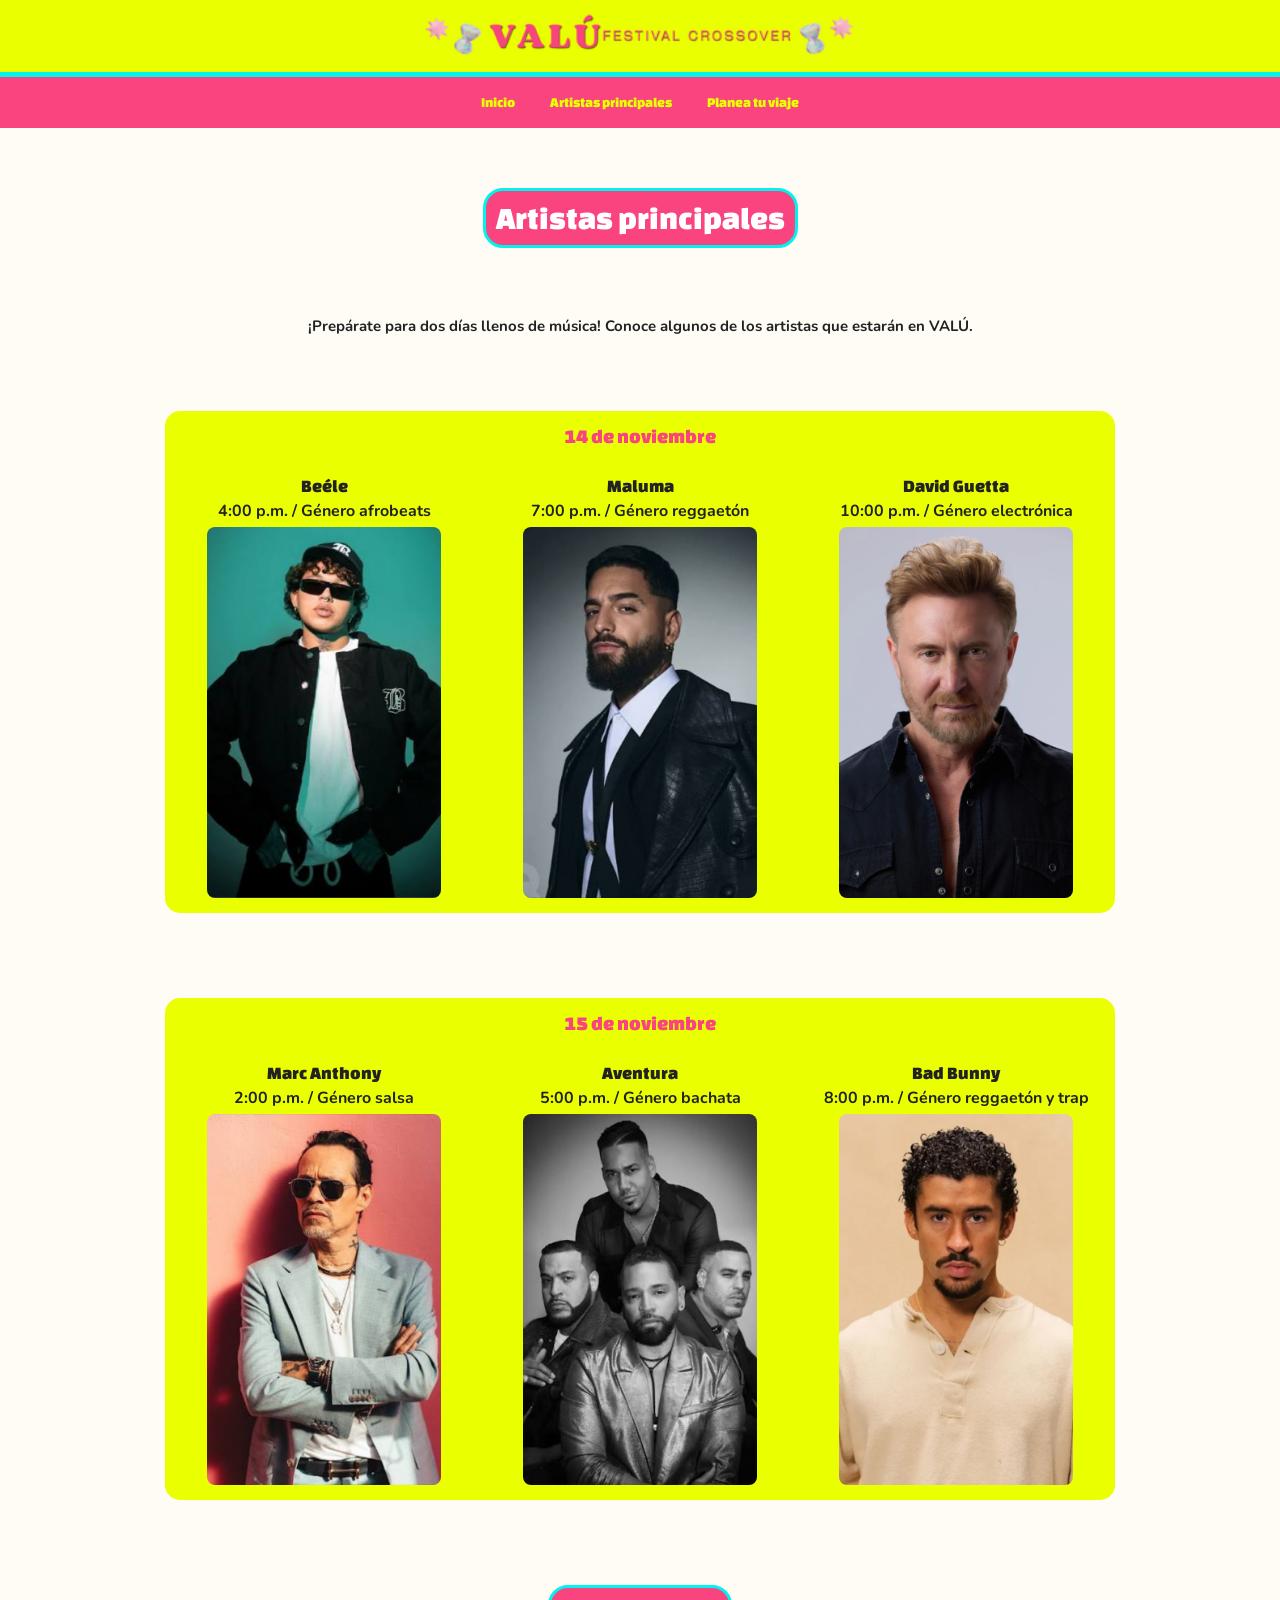
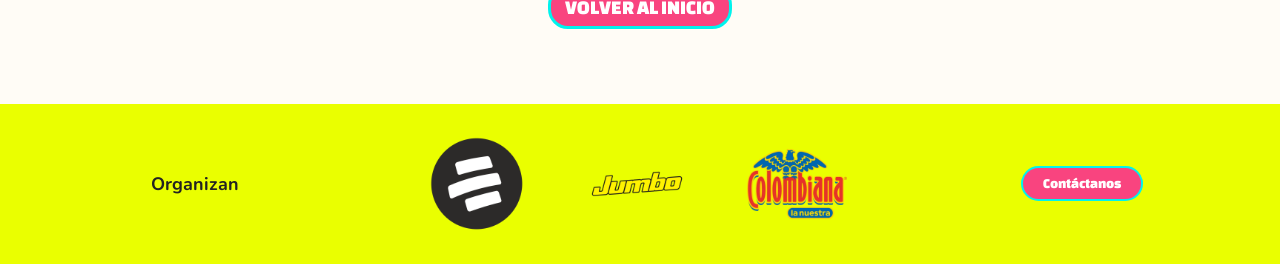
<file: artistas.html>
<!DOCTYPE html>
<html lang="es">
<head>
  <meta charset="UTF-8">
  <meta name="viewport" content="width=device-width, initial-scale=1.0">
  <title>Artistas principales | VALÚ</title>
  <link rel="stylesheet" href="estilos.css">
</head>
<body>
  <header class="header">
  <img class="imgheader" src="imagenes/header.png" alt="VALÚ">

  <input type="checkbox" id="menu" class="checkmenu">

  <label for="menu" class="hamburguesa">
    <span></span>
    <span></span>
    <span></span>
  </label>

  <nav class="menu">
    <ul>
    <li><a href="index.html">Inicio</a></li>
    <li><a href="artistas.html">Artistas principales</a></li>
    <li><a href="viaje.html">Planea tu viaje</a></li>
  </ul>
  </nav>
</header>

  <main class="paginainterna">
    <h1 class="titulopagina">Artistas principales</h1>
    <p class="textopagina">¡Prepárate para dos días llenos de música! Conoce algunos de los artistas que estarán en VALÚ.</p>

    <section class="diaartistas">
      <h2>14 de noviembre</h2>
      <div class="listaartistas">
        <article class="artista">
          <img src="imagenes/beele.png" alt="Imagen del artista 1">
          <h3>Beéle</h3>
          <p>4:00 p.m. / Género afrobeats</p>
        </article>
        <article class="artista">
          <img src="imagenes/maluma.png" alt="Imagen del artista 2">
          <h3>Maluma</h3>
          <p>7:00 p.m. / Género reggaetón</p>
        </article>
        <article class="artista">
          <img src="imagenes/david.png" alt="Imagen del artista 3">
          <h3>David Guetta</h3>
          <p>10:00 p.m. / Género electrónica</p>
        </article>
      </div>
    </section>

    <section class="diaartistas">
      <h2>15 de noviembre</h2>
      <div class="listaartistas">
        <article class="artista">
          <img src="imagenes/marc.png" alt="Imagen del artista 4">
          <h3>Marc Anthony</h3>
          <p>2:00 p.m. / Género salsa</p>
        </article>
        <article class="artista">
          <img src="imagenes/aventura.png" alt="Imagen del artista 5">
          <h3>Aventura</h3>
          <p>5:00 p.m. / Género bachata</p>
        </article>
        <article class="artista">
          <img src="imagenes/bad.png" alt="Imagen del artista 6">
          <h3>Bad Bunny</h3>
          <p>8:00 p.m. / Género reggaetón y trap</p>
        </article>
      </div>
    </section>

    <a href="index.html" class="botonvolver">VOLVER AL INICIO</a>
  </main>

  <footer class="footer">
    <p class="organizan">Organizan</p>
    <div class="logos">
      <div class="bancolombia">
        <img src="imagenes/bancolombia.png" alt="logo Bancolombia">
      </div>
      <div class="jumbo">
        <img src="imagenes/jumbo.png" alt="logo Jumbo">
      </div>
      <div class="colombiana">
        <img src="imagenes/colombiana.png" alt="logo Colombiana">
      </div>
    </div>
    <a class="mail" href="mailto:valufestivalinternacional@gmail.com">Contáctanos</a>
  </footer>
</body>
</html>
</file>
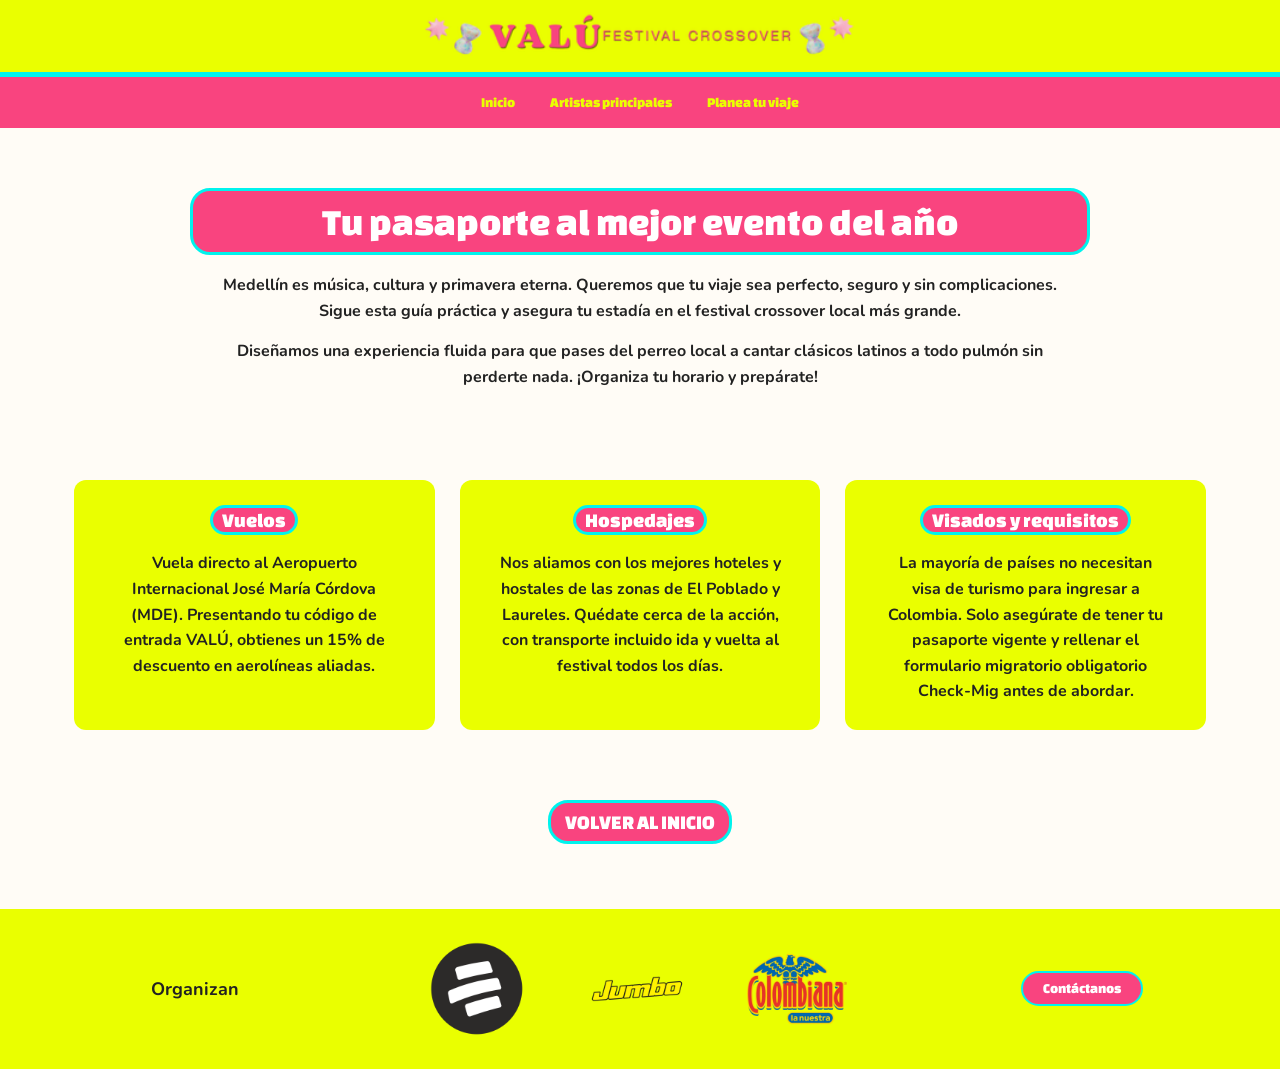
<file: viaje.html>
<!DOCTYPE html>
<html lang="es">
<head>
  <meta charset="UTF-8">
  <meta name="viewport" content="width=device-width, initial-scale=1.0">
  <title>Planea tu viaje | VALÚ</title>
  <link rel="stylesheet" href="estilos.css">
</head>
<body>
  <header class="header">
  <img class="imgheader" src="imagenes/header.png" alt="VALÚ">

  <input type="checkbox" id="menu" class="checkmenu">

  <label for="menu" class="hamburguesa">
    <span></span>
    <span></span>
    <span></span>
  </label>

  <nav class="menu">
    <ul>
    <li><a href="index.html">Inicio</a></li>
    <li><a href="artistas.html">Artistas principales</a></li>
    <li><a href="viaje.html">Planea tu viaje</a></li>
  </ul>
  </nav>
</header>

 <main class="paginaviaje">

        <section class="introviaje">
            <h1 class="titulopagina">Tu pasaporte al mejor evento del año</h1>

            <p>
                Medellín es música, cultura y primavera eterna. Queremos
                que tu viaje sea perfecto, seguro y sin complicaciones.
                Sigue esta guía práctica y asegura tu estadía en el
                festival crossover local más grande.
            </p>

            <p>
                Diseñamos una experiencia fluida para que pases del perreo
                local a cantar clásicos latinos a todo pulmón sin perderte
                nada. ¡Organiza tu horario y prepárate!
            </p>
        </section>

        <section class="bloquesviaje">

            <article class="bloqueinformativo">
                <h2>Vuelos</h2>

                <p>
                    Vuela directo al Aeropuerto Internacional José María
                    Córdova (MDE). Presentando tu código de entrada VALÚ,
                    obtienes un <strong>15% de descuento</strong> en
                    aerolíneas aliadas.
                </p>
            </article>

            <article class="bloqueinformativo">
                <h2>Hospedajes</h2>

                <p>
                    Nos aliamos con los mejores hoteles y hostales de las
                    zonas de El Poblado y Laureles. Quédate cerca de la
                    acción, con transporte incluido ida y vuelta al
                    festival todos los días.
                </p>
            </article>

            <article class="bloqueinformativo">
                <h2>Visados y requisitos</h2>

                <p>
                    La mayoría de países no necesitan visa de turismo para
                    ingresar a Colombia. Solo asegúrate de tener tu
                    pasaporte vigente y rellenar el formulario migratorio
                    obligatorio Check-Mig antes de abordar.
                </p>
            </article>
        </section>
    <a href="index.html" class="botonvolver">VOLVER AL INICIO</a>
  </main>

  <footer class="footer">
    <p class="organizan">Organizan</p>
    <div class="logos">
      <div class="bancolombia">
        <img src="imagenes/bancolombia.png" alt="logo Bancolombia">
      </div>
      <div class="jumbo">
        <img src="imagenes/jumbo.png" alt="logo Jumbo">
      </div>
      <div class="colombiana">
        <img src="imagenes/colombiana.png" alt="logo Colombiana">
      </div>
    </div>
    <a class="mail" href="mailto:valufestivalinternacional@gmail.com">Contáctanos</a>
  </footer>
</body>
</html>
</file>
<file: estilos.css>
* {
  box-sizing: border-box;
}

.clr{
  clear: both;
}

@font-face {
  font-family: 'titulos';
  src: url(fuentes/ChangaOne-Regular.ttf) format('truetype');
  font-weight: bold;
  font-style: normal;
}

@font-face {
  font-family: 'textos';
  src: url(fuentes/Nunito-VariableFont_wght.ttf) format('truetype');
  font-weight: bold;
  font-style: normal;
}

p, .lugar{
  font-family: 'textos', sans-serif;
  font-size: 15px;
  text-align: center;
  padding: 0 14px;
}

h1,
h2,
h3,
h4,
h5,
h6, .botonviaje , .botonartistasprincipales, .botonvolver, .mail{
  font-family: 'titulos', sans-serif;
}

.menu{
  font-family: 'titulos', sans-serif;
  font-size: 20px;
}

body {
  margin: 0;
  background-color: #fffcf6;
  color: #222;
  font-size: 20px;
}

.header {
  background-color: #eaff00;
  display: flex;
  align-items: center;
  justify-content: space-between;
  padding: 8px 16px;
  position: relative;
  box-sizing: border-box;
}

.imgheader {
  max-width: 75%;
  width: auto;
  height: auto;
  max-height: 42px;
  object-fit: contain;
}

.hamburguesa {
  width: 32px;
  height: 30px;
  display: flex;
  flex-direction: column;
  justify-content: center;
  align-items: center;
  gap: 4px;
  cursor: pointer;
  flex-shrink: 0;
}

.hamburguesa span {
  width: 16px;
  height: 2px;
  background-color: #222;
}

.checkmenu {
  display: none;
}

.menu {
  display: none;
  position: absolute;
  top: 100%;
  left: 0;
  width: 100%;
  background-color: #f9447f;
  border-top: 5px solid #00f3ed;
  z-index: 9999;
  box-sizing: border-box;
}

.menu ul {
  list-style: none;
  padding: 10px 0;
  margin: 0;
  display: flex;
  flex-direction: column;
  align-items: center;
  gap: 5px;
}

.menu li {
  width: 100%;
  text-align: center;
}

.menu a {
  display: block;
  padding: 12px 10px;
  color: #eaff00;
  text-decoration: none;
  font-size: 15px;
  font-weight: bold;
  transition: 0.3s;
}

.menu a:hover {
  background-color: #eaff00;
  color: #f9447f;
}

.checkmenu:checked~.menu {
  display: block;
}

.banner {
  display: block;
  width: 100%;
  height: auto;
}

section {
  margin: 10px;
}

.seccion1 {
  background-color: #eaff00;
  border-radius: 15px;
  padding: 14px 10px 10px;
  text-align: center;
  position: relative;
  margin-top: 35px;
}

.seccion2 {
  background-color: #eaff00;
  border-radius: 15px;
  padding: 14px 10px 10px;
  text-align: center;
  position: relative;
  margin-top: 35px;
}

h2 {
  display: table;
  margin: -22px auto 7px;
  padding: 2px 9px;
  background-color: #f9447f;
  color: white;
  border: 3px solid #00f3ed;
  border-radius: 40px;
  font-size: 20px;
  line-height: 1;
  text-align: center;
}

.seccion1 .lugar {
  font-size: 11px;
}

.botonartistasprincipales,
.botonviaje {
  display: table;
  margin: 12px auto 0;
  padding: 8px 12px;
  background-color: #f9447f;
  color: white;
  border: 2px solid #00f3ed;
  border-radius: 20px;
  text-decoration: none;
  font-weight: bold;
}

.seccion2 {
  margin-top: 20px;
}



.seccionvideo {
  display: flex;
  justify-content: center;
  margin-top: 28px;
  margin-bottom: 20px;
}

.videomarco {
  width: 42%;
  max-width: 360px;
  overflow: hidden;
  aspect-ratio: 16 / 9;
  border: 4px solid transparent;
  background-image: linear-gradient(#222, #222), linear-gradient(45deg, #eaff00 0%, #eaff00 33%, #f9447f 33%, #f9447f 66%, #00f3ed 66%, #00f3ed 100%);
  background-origin: border-box;
  background-clip: padding-box, border-box;
}

.videomarco iframe {
  width: 100%;
  height: 100%;
  display: block;
  border: 0;
}

.seccion3 {
  background-color: #eaff00;
  border-radius: 15px;
  padding: 10px 20px;
  margin-top: 22px;
  text-align: center;
}

.seccion4 {
  text-align: center;
  margin-top: 25px;
}

.galeria {
  display: inline-block; 
  text-align: center;
  padding: 8px 20px; 
  display: flex;
  flex-direction: column;
  justify-content: center;
  gap: 15px;
}

.galeria img {
  width: 100%;
  height: auto;
  object-fit: contain;
  border-radius: 10px;
}

.galeria img:hover {
  transform: scale(1.03);
  opacity: 0.9;
}

.footer {
  background: #eaff00;
  display: flex !important;
  flex-direction: column !important;
  align-items: center !important;
  width: 100% !important;
  padding: 20px !important;
  box-sizing: border-box;
}

.footer .organizan {
  margin: 0 0 15px 0 !important;
  font-size: 14px;
  font-weight: bold;
  text-align: center;
  width: 100%;
}

.footer .logos {
  display: flex !important;
  flex-direction: row !important;
  justify-content: center !important;
  align-items: center !important;
  gap: 40px;
  width: 100% !important;
  margin-bottom: 20px !important;
}


.bancolombia,
.jumbo,
.colombiana {
  display: flex !important;
  justify-content: center !important;
  align-items: center !important;
}

.footer .logos img {
  width: auto !important;
  height: 45px !important;
  max-width: 100px !important;
  object-fit: contain !important;
}

.footer .mail {
  display: inline-block !important;
  width: auto !important;
  max-width: fit-content !important;
  margin: 15px auto 0 !important;
  padding: 8px 20px !important;
  background-color: #f9447f;
  color: white;
  border: 2px solid #00f3ed;
  border-radius: 20px !important;
  text-decoration: none !important;
  font-weight: bold !important;
  font-size: 14px !important;
  text-align: center !important;
  opacity: 1 !important;
}








/* Tablet y computador */
@media (min-width: 768px) {

  .header {
    width: 100%;
    min-height: auto;
    height: auto;
    display: flex;
    flex-direction: column;
    justify-content: center;
    align-items: center;
    padding: 12px 0 0;
    overflow: visible;
  }

  .imgheader {
    display: block;
    width: auto;
    max-width: 500px;
    height: 48px;
    max-height: none;
    margin: 0 auto 12px;
    object-fit: contain;
    transform: none;
  }

  .hamburguesa {
    display: none;
  }

  .menu {
    display: flex;
    justify-content: center;
    width: 100%;
    position: static;
    top: auto;
    left: auto;
    border-top: 5px solid #00f3ed;
  }

  .menu ul {
    display: flex;
    flex-direction: row;
    justify-content: center;
    align-items: center;
    flex-wrap: nowrap;
    gap: 5px;
    width: 100%;
    padding: 0;
  }

  .menu li {
    width: auto;
  }

  .menu a {
    padding: 18px 15px;
    white-space: nowrap;
    font-size: 14px;
  }

  .menu a:hover {
    border-radius: 5px;
  }

  main {
    width: 100%;
    max-width: 1200px;
    margin: 0 auto;
    display: flex;
    flex-direction: row;
    flex-wrap: wrap;
    gap: 35px 20px;
    padding: 35px 25px 25px;
    box-sizing: border-box;
  }

  .banner {
    display: block;
    width: 100%;
    max-width: 100%;
    height: auto;
    margin: 0;
    padding: 0;
    object-fit: contain;
  }

  .banner img {
    display: block;
    width: 100%;
    max-width: 100%;
    height: auto;
    object-fit: contain;
  }

  .seccion1,
  .seccion2 {
    flex: 1 1 calc(50% - 10px) !important;
    width: calc(50% - 10px) !important;
    max-width: calc(50% - 10px) !important;
    margin: 0 !important;
    box-sizing: border-box;
  }

  .seccionvideo {
    flex: 1 1 100% !important;
    width: 100% !important;
    display: flex !important;
    justify-content: center !important;
    margin: 20px 0 !important;
  }

  .videomarco {
    width: 80% !important;
    max-width: 800px !important;
    aspect-ratio: 16 / 9 !important;
  }

  .seccionvideo iframe {
    width: 100% !important;
    height: 100% !important;
  }

  .seccion3 {
    flex: 1 1 100% !important;
    width: 100% !important;
    margin: 10px 0 !important;
    padding: 30px;
    text-align: center;
    box-sizing: border-box;
  }

  .seccion4 {
    flex: 1 1 100% !important;
    width: 100% !important;
  }

  .galeria {
    display: flex !important;
    flex-direction: row !important;
    flex-wrap: nowrap !important;
    justify-content: center !important;
    gap: 15px;
    width: 100%;
  }

  .galeria img {
    flex: 1;
    width: calc(33.333% - 10px);
    max-width: 360px;
    height: auto;
    aspect-ratio: 289 / 457;
    object-fit: cover;
    border-radius: 10px;
    cursor: pointer;
    transition: transform 0.2s ease, opacity 0.2s ease;
  }

  .galeria img:hover {
    transform: scale(1.03);
    opacity: 0.9;
  }


  .footer {
    display: flex !important;
    flex-direction: row !important;
    justify-content: space-around !important;
    align-items: center !important;
    padding: 30px 50px !important;
    width: 100% !important;
    box-sizing: border-box;
  }

  .footer .organizan {
    margin: 0 !important;
    width: auto !important;
    text-align: left !important;
    font-size: 18px !important;
  }

  .footer .logos {
    display: flex !important;
    flex-direction: row !important;
    justify-content: center !important;
    align-items: center !important;
    gap: 60px !important;
    margin: 0 !important;
    width: auto !important;
  }

  .footer .logos img {
    height: 100px !important;
    width: auto !important;
    object-fit: contain !important;
  }

  .footer .correo,
  .footer .mail {
    margin: 0 !important;
    width: auto !important;
    text-align: right !important;
    font-size: 14px !important;
    text-decoration: none !important;
    color: #ffffff !important;
  }

}






















/* Estilo páginas internas */
.enlaceinicio {
  display: flex;
  align-items: center;
}

.paginainterna {
  max-width: 1000px;
  margin: 25px auto;
  padding: 10px;
  min-height: 65vh;
  justify-content: center;
}

.titulopagina {
  background-color: #f9447f;
  color: white;
  border: 3px solid #00f3ed;
  border-radius: 20px;
  padding: 10px;
  text-align: center;
  font-size: 25px;
  margin: 10px auto 18px;
}

.diaartistas {
  background-color: #eaff00;
  border-radius: 15px;
  padding: 15px;
  margin: 25px 0;
}

.diaartistas h2 {
  display: block;
  background: none;
  color: #f9447f;
  border: none;
  margin: 0 0 15px;
  padding: 0;
  font-size: 20px;
}

.listaartistas {
  gap: 10px;
}

.diaartistas {
  width: 100%;
  box-sizing: border-box;
}

.listaartistas {
  display: flex !important;
  flex-direction: column !important;
  align-items: center !important;
  gap: 25px;
  width: 100% !important;
}

.artista {
  display: flex !important;
  flex-direction: column !important;
  align-items: center !important;
  width: 100% !important;
}

.artista h3 {
  order: 1 !important;
  margin: 15px 0 5px 0 !important;
  font-size: 16px;
  font-weight: bold;
  text-align: center;
}

.artista p {
  order: 2 !important;
  margin: 0 0 5px 0 !important;
  font-size: 16px;
  font-weight: bold;
  text-align: center;
  white-space: nowrap;
}

.artista img {
  order: 3 !important;
  width: 85% !important;
  max-width: 280px !important;
  height: auto !important;
  object-fit: contain !important;
  border-radius: 8px;
}

.paginaviaje {
  width: 90%;
  margin: 0 auto;
  padding: 25px 0;
  color: #222;
}

.introviaje {
  text-align: center;
  margin-bottom: 30px;
}

.introviaje p {
  font-size: 16px;
  line-height: 1.6;
  margin-bottom: 15px;
}

.bloquesviaje {
  display: flex;
  flex-direction: column;
  gap: 20px;
}

.bloqueinformativo {
  background-color: #eaff00;
  padding: 25px;
  border-radius: 12px;
  box-sizing: border-box;
}

.bloqueinformativo h2 {
  color: #ffffff;
  font-size: 20px;
  margin-top: 0;
  margin-bottom: 15px;
}

.bloqueinformativo p {
  font-size: 16px;
  line-height: 1.6;
  margin-bottom: 0;
}

.bloqueinformativo strong {
  font-weight: bold;
}

.botonvolver {
  display: table;
  margin: 25px auto;
  background-color: #f9447f;
  color: white;
  border: 3px solid #00f3ed;
  border-radius: 20px;
  padding: 8px 14px;
  text-decoration: none;
  font-weight: bold;
}












@media (min-width: 768px) {
  .paginainterna {
    padding: 25px;
  }

  .titulopagina {
    font-size: 32px;
  }

  .listaartistas {
    flex-direction: row !important;
    justify-content: center !important;
    align-items: flex-start !important;
    gap: 40px !important;
  }

  .artista {
    width: 30% !important;
    max-width: 300px !important;
  }

  .listaartistas {
    gap: 25px;
  }

  .artista {
    max-width: 240px;
  }

  .artista img {
    height: 230px;
  }

  .artista h3 {
    font-size: 18px;
  }

  .paginaviaje {
    max-width: 1200px;
    padding: 40px 0;
    justify-content: center;
  }

  .introviaje h1 {
    font-size: 38px;
  }

  .introviaje p {
    max-width: 900px;
    margin: 15px auto;
  }

  .bloquesviaje {
    flex-direction: row;
    align-items: stretch;
    gap: 25px;
  }

  .bloqueinformativo {
    flex: 1;
    min-width: 0;
  }
}
</file>
